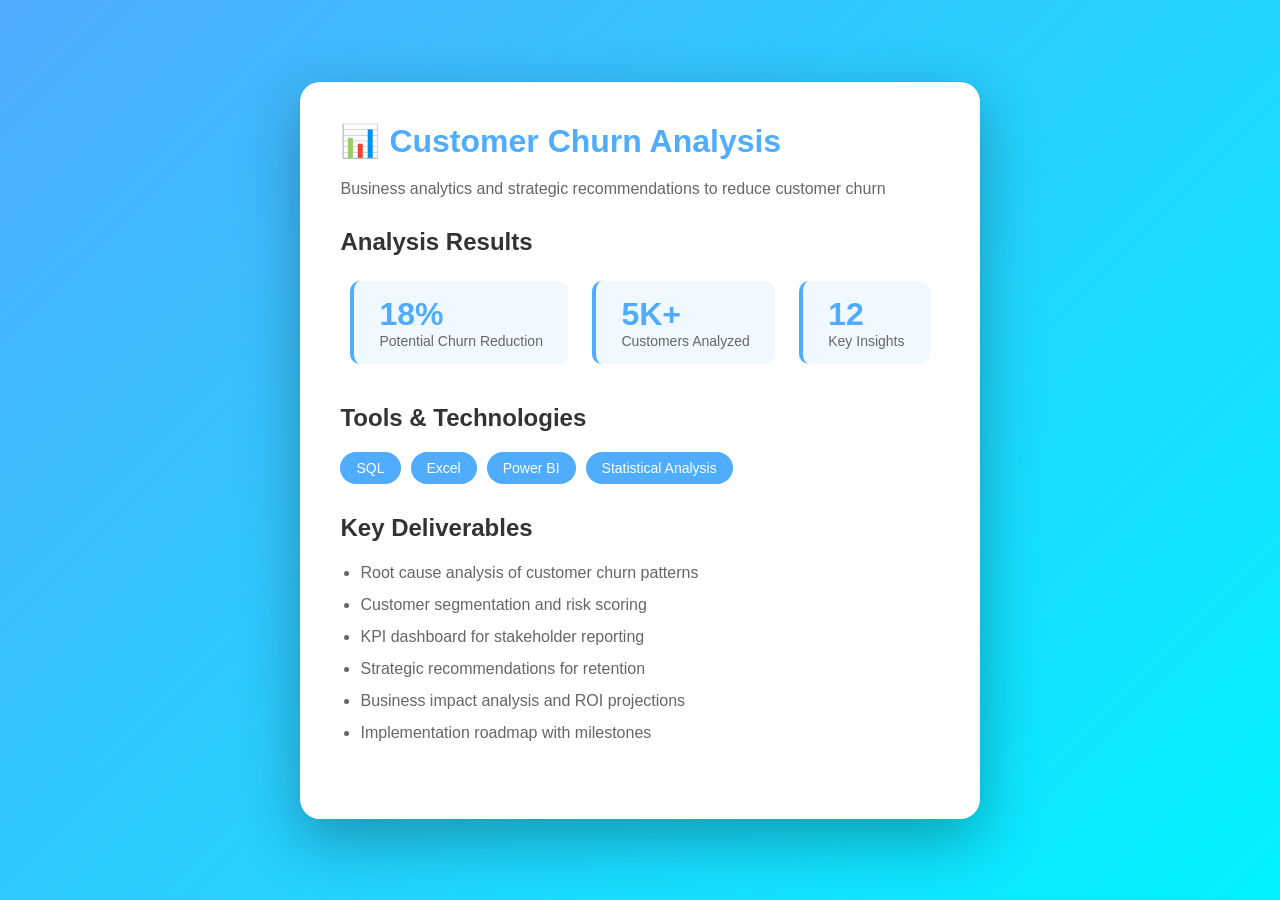
<file: public/demos/churn-analysis-demo.html>
<!DOCTYPE html>
<html lang="en">
<head>
    <meta charset="UTF-8">
    <meta name="viewport" content="width=device-width, initial-scale=1.0">
    <title>Customer Churn Analysis Demo</title>
    <link rel="icon" type="image/x-icon" href="https://storage.googleapis.com/gpt-engineer-file-uploads/BQURE1RaqjOqCNBPctQZhi4DK3n1/uploads/1764579010695-3914393.png">
    <style>
        * { margin: 0; padding: 0; box-sizing: border-box; }
        body {
            font-family: -apple-system, BlinkMacSystemFont, 'Segoe UI', Roboto, sans-serif;
            background: linear-gradient(135deg, #4facfe 0%, #00f2fe 100%);
            min-height: 100vh;
            display: flex;
            align-items: center;
            justify-content: center;
            padding: 20px;
        }
        .container {
            background: white;
            border-radius: 20px;
            padding: 40px;
            max-width: 800px;
            box-shadow: 0 20px 60px rgba(0,0,0,0.3);
        }
        h1 { color: #4facfe; margin-bottom: 20px; }
        .demo-section { margin: 30px 0; }
        .metric { 
            display: inline-block;
            background: #f0f9ff;
            padding: 15px 25px;
            margin: 10px;
            border-radius: 10px;
            border-left: 4px solid #4facfe;
        }
        .metric-value { font-size: 32px; font-weight: bold; color: #4facfe; }
        .metric-label { color: #666; font-size: 14px; }
        .tech-stack {
            display: flex;
            flex-wrap: wrap;
            gap: 10px;
            margin-top: 20px;
        }
        .tech-badge {
            background: #4facfe;
            color: white;
            padding: 8px 16px;
            border-radius: 20px;
            font-size: 14px;
        }
    </style>
</head>
<body>
    <div class="container">
        <h1>📊 Customer Churn Analysis</h1>
        <p style="color: #666; margin-bottom: 30px;">
            Business analytics and strategic recommendations to reduce customer churn
        </p>
        
        <div class="demo-section">
            <h2 style="color: #333; margin-bottom: 15px;">Analysis Results</h2>
            <div class="metric">
                <div class="metric-value">18%</div>
                <div class="metric-label">Potential Churn Reduction</div>
            </div>
            <div class="metric">
                <div class="metric-value">5K+</div>
                <div class="metric-label">Customers Analyzed</div>
            </div>
            <div class="metric">
                <div class="metric-value">12</div>
                <div class="metric-label">Key Insights</div>
            </div>
        </div>

        <div class="demo-section">
            <h2 style="color: #333; margin-bottom: 15px;">Tools & Technologies</h2>
            <div class="tech-stack">
                <span class="tech-badge">SQL</span>
                <span class="tech-badge">Excel</span>
                <span class="tech-badge">Power BI</span>
                <span class="tech-badge">Statistical Analysis</span>
            </div>
        </div>

        <div class="demo-section">
            <h2 style="color: #333; margin-bottom: 15px;">Key Deliverables</h2>
            <ul style="color: #666; line-height: 2; padding-left: 20px;">
                <li>Root cause analysis of customer churn patterns</li>
                <li>Customer segmentation and risk scoring</li>
                <li>KPI dashboard for stakeholder reporting</li>
                <li>Strategic recommendations for retention</li>
                <li>Business impact analysis and ROI projections</li>
                <li>Implementation roadmap with milestones</li>
            </ul>
        </div>
    </div>
</body>
</html>
</file>
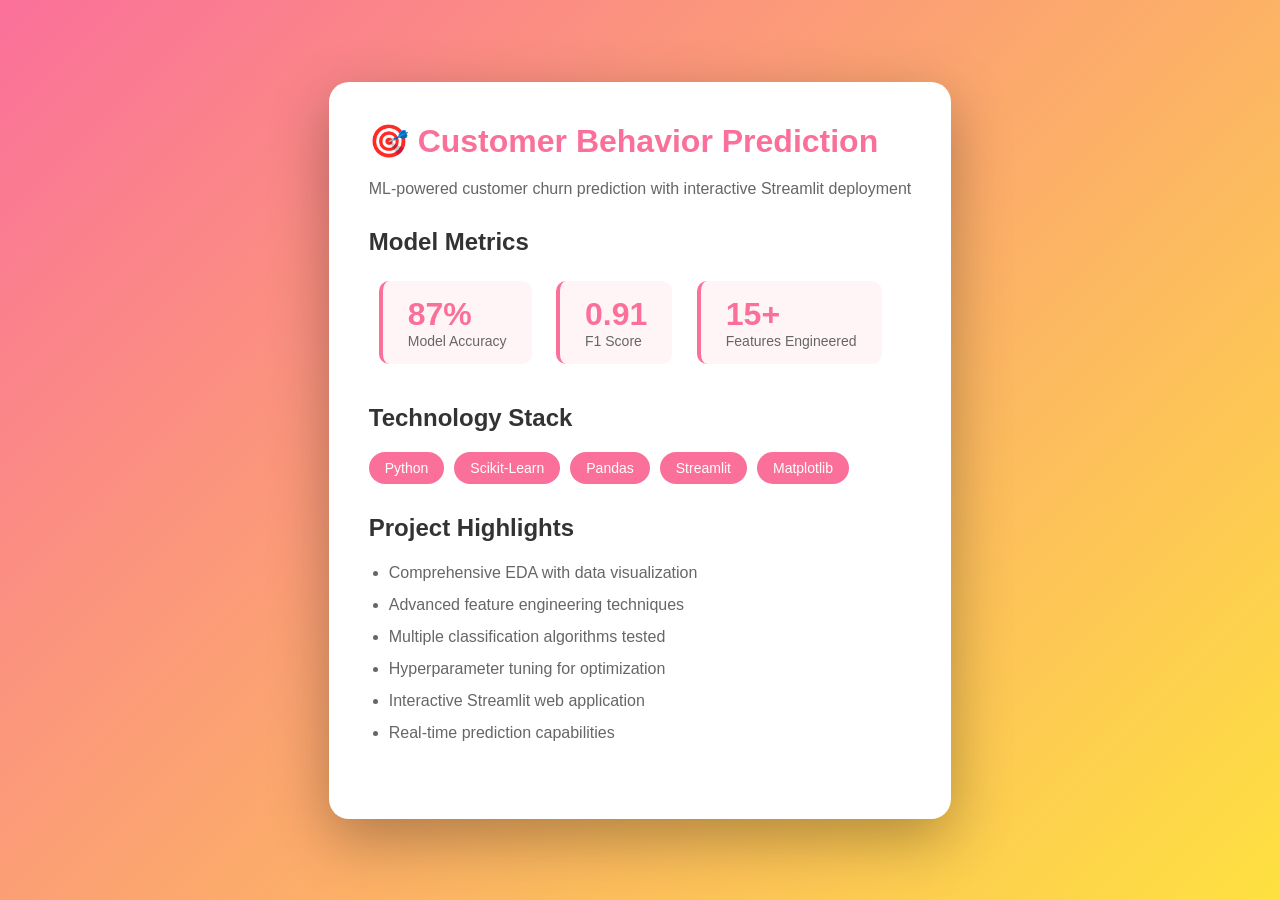
<file: public/demos/customer-behavior-demo.html>
<!DOCTYPE html>
<html lang="en">
<head>
    <meta charset="UTF-8">
    <meta name="viewport" content="width=device-width, initial-scale=1.0">
    <title>Customer Behavior Prediction Demo</title>
    <link rel="icon" type="image/x-icon" href="https://storage.googleapis.com/gpt-engineer-file-uploads/BQURE1RaqjOqCNBPctQZhi4DK3n1/uploads/1764579010695-3914393.png">
    <style>
        * { margin: 0; padding: 0; box-sizing: border-box; }
        body {
            font-family: -apple-system, BlinkMacSystemFont, 'Segoe UI', Roboto, sans-serif;
            background: linear-gradient(135deg, #fa709a 0%, #fee140 100%);
            min-height: 100vh;
            display: flex;
            align-items: center;
            justify-content: center;
            padding: 20px;
        }
        .container {
            background: white;
            border-radius: 20px;
            padding: 40px;
            max-width: 800px;
            box-shadow: 0 20px 60px rgba(0,0,0,0.3);
        }
        h1 { color: #fa709a; margin-bottom: 20px; }
        .demo-section { margin: 30px 0; }
        .metric { 
            display: inline-block;
            background: #fff5f7;
            padding: 15px 25px;
            margin: 10px;
            border-radius: 10px;
            border-left: 4px solid #fa709a;
        }
        .metric-value { font-size: 32px; font-weight: bold; color: #fa709a; }
        .metric-label { color: #666; font-size: 14px; }
        .tech-stack {
            display: flex;
            flex-wrap: wrap;
            gap: 10px;
            margin-top: 20px;
        }
        .tech-badge {
            background: #fa709a;
            color: white;
            padding: 8px 16px;
            border-radius: 20px;
            font-size: 14px;
        }
    </style>
</head>
<body>
    <div class="container">
        <h1>🎯 Customer Behavior Prediction</h1>
        <p style="color: #666; margin-bottom: 30px;">
            ML-powered customer churn prediction with interactive Streamlit deployment
        </p>
        
        <div class="demo-section">
            <h2 style="color: #333; margin-bottom: 15px;">Model Metrics</h2>
            <div class="metric">
                <div class="metric-value">87%</div>
                <div class="metric-label">Model Accuracy</div>
            </div>
            <div class="metric">
                <div class="metric-value">0.91</div>
                <div class="metric-label">F1 Score</div>
            </div>
            <div class="metric">
                <div class="metric-value">15+</div>
                <div class="metric-label">Features Engineered</div>
            </div>
        </div>

        <div class="demo-section">
            <h2 style="color: #333; margin-bottom: 15px;">Technology Stack</h2>
            <div class="tech-stack">
                <span class="tech-badge">Python</span>
                <span class="tech-badge">Scikit-Learn</span>
                <span class="tech-badge">Pandas</span>
                <span class="tech-badge">Streamlit</span>
                <span class="tech-badge">Matplotlib</span>
            </div>
        </div>

        <div class="demo-section">
            <h2 style="color: #333; margin-bottom: 15px;">Project Highlights</h2>
            <ul style="color: #666; line-height: 2; padding-left: 20px;">
                <li>Comprehensive EDA with data visualization</li>
                <li>Advanced feature engineering techniques</li>
                <li>Multiple classification algorithms tested</li>
                <li>Hyperparameter tuning for optimization</li>
                <li>Interactive Streamlit web application</li>
                <li>Real-time prediction capabilities</li>
            </ul>
        </div>
    </div>
</body>
</html>
</file>
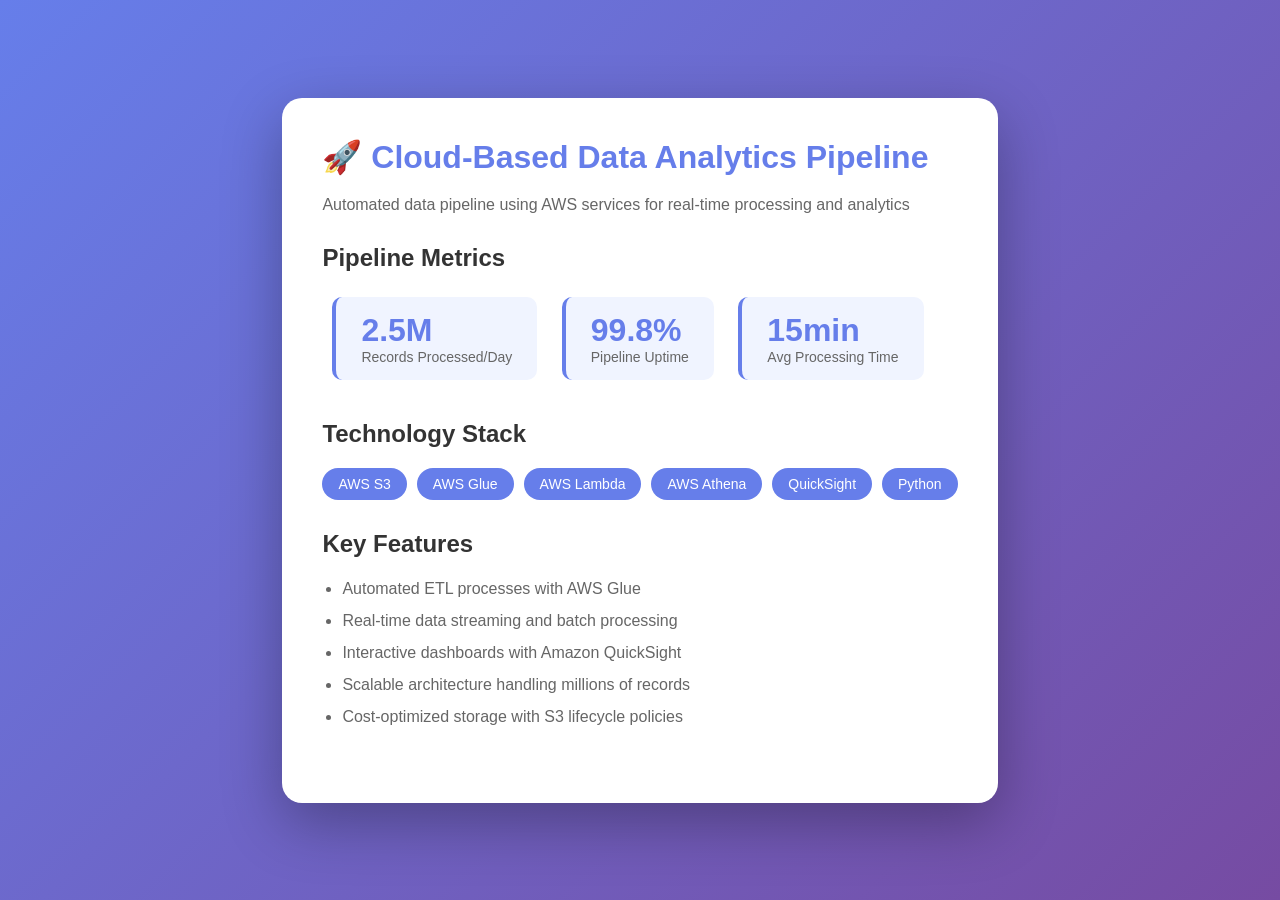
<file: public/demos/data-pipeline-demo.html>
<!DOCTYPE html>
<html lang="en">
<head>
    <meta charset="UTF-8">
    <meta name="viewport" content="width=device-width, initial-scale=1.0">
    <title>Cloud-Based Data Analytics Pipeline Demo</title>
    <link rel="icon" type="image/x-icon" href="https://storage.googleapis.com/gpt-engineer-file-uploads/BQURE1RaqjOqCNBPctQZhi4DK3n1/uploads/1764579010695-3914393.png">
    <style>
        * { margin: 0; padding: 0; box-sizing: border-box; }
        body {
            font-family: -apple-system, BlinkMacSystemFont, 'Segoe UI', Roboto, sans-serif;
            background: linear-gradient(135deg, #667eea 0%, #764ba2 100%);
            min-height: 100vh;
            display: flex;
            align-items: center;
            justify-content: center;
            padding: 20px;
        }
        .container {
            background: white;
            border-radius: 20px;
            padding: 40px;
            max-width: 800px;
            box-shadow: 0 20px 60px rgba(0,0,0,0.3);
        }
        h1 { color: #667eea; margin-bottom: 20px; }
        .demo-section { margin: 30px 0; }
        .metric { 
            display: inline-block;
            background: #f0f4ff;
            padding: 15px 25px;
            margin: 10px;
            border-radius: 10px;
            border-left: 4px solid #667eea;
        }
        .metric-value { font-size: 32px; font-weight: bold; color: #667eea; }
        .metric-label { color: #666; font-size: 14px; }
        .tech-stack {
            display: flex;
            flex-wrap: wrap;
            gap: 10px;
            margin-top: 20px;
        }
        .tech-badge {
            background: #667eea;
            color: white;
            padding: 8px 16px;
            border-radius: 20px;
            font-size: 14px;
        }
    </style>
</head>
<body>
    <div class="container">
        <h1>🚀 Cloud-Based Data Analytics Pipeline</h1>
        <p style="color: #666; margin-bottom: 30px;">
            Automated data pipeline using AWS services for real-time processing and analytics
        </p>
        
        <div class="demo-section">
            <h2 style="color: #333; margin-bottom: 15px;">Pipeline Metrics</h2>
            <div class="metric">
                <div class="metric-value">2.5M</div>
                <div class="metric-label">Records Processed/Day</div>
            </div>
            <div class="metric">
                <div class="metric-value">99.8%</div>
                <div class="metric-label">Pipeline Uptime</div>
            </div>
            <div class="metric">
                <div class="metric-value">15min</div>
                <div class="metric-label">Avg Processing Time</div>
            </div>
        </div>

        <div class="demo-section">
            <h2 style="color: #333; margin-bottom: 15px;">Technology Stack</h2>
            <div class="tech-stack">
                <span class="tech-badge">AWS S3</span>
                <span class="tech-badge">AWS Glue</span>
                <span class="tech-badge">AWS Lambda</span>
                <span class="tech-badge">AWS Athena</span>
                <span class="tech-badge">QuickSight</span>
                <span class="tech-badge">Python</span>
            </div>
        </div>

        <div class="demo-section">
            <h2 style="color: #333; margin-bottom: 15px;">Key Features</h2>
            <ul style="color: #666; line-height: 2; padding-left: 20px;">
                <li>Automated ETL processes with AWS Glue</li>
                <li>Real-time data streaming and batch processing</li>
                <li>Interactive dashboards with Amazon QuickSight</li>
                <li>Scalable architecture handling millions of records</li>
                <li>Cost-optimized storage with S3 lifecycle policies</li>
            </ul>
        </div>
    </div>
</body>
</html>
</file>
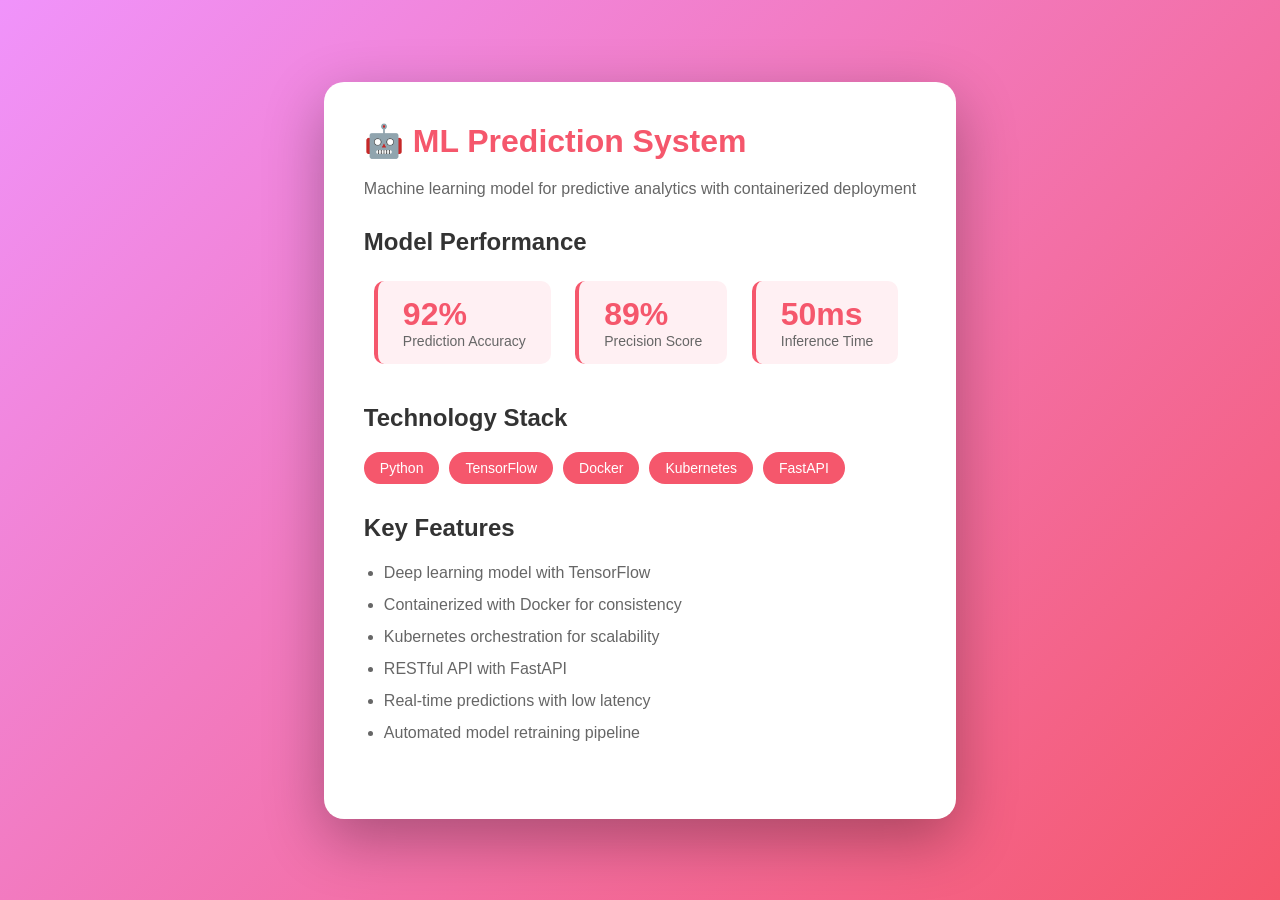
<file: public/demos/ml-prediction-demo.html>
<!DOCTYPE html>
<html lang="en">
<head>
    <meta charset="UTF-8">
    <meta name="viewport" content="width=device-width, initial-scale=1.0">
    <title>ML Prediction System Demo</title>
    <link rel="icon" type="image/x-icon" href="https://storage.googleapis.com/gpt-engineer-file-uploads/BQURE1RaqjOqCNBPctQZhi4DK3n1/uploads/1764579010695-3914393.png">
    <style>
        * { margin: 0; padding: 0; box-sizing: border-box; }
        body {
            font-family: -apple-system, BlinkMacSystemFont, 'Segoe UI', Roboto, sans-serif;
            background: linear-gradient(135deg, #f093fb 0%, #f5576c 100%);
            min-height: 100vh;
            display: flex;
            align-items: center;
            justify-content: center;
            padding: 20px;
        }
        .container {
            background: white;
            border-radius: 20px;
            padding: 40px;
            max-width: 800px;
            box-shadow: 0 20px 60px rgba(0,0,0,0.3);
        }
        h1 { color: #f5576c; margin-bottom: 20px; }
        .demo-section { margin: 30px 0; }
        .metric { 
            display: inline-block;
            background: #fff0f3;
            padding: 15px 25px;
            margin: 10px;
            border-radius: 10px;
            border-left: 4px solid #f5576c;
        }
        .metric-value { font-size: 32px; font-weight: bold; color: #f5576c; }
        .metric-label { color: #666; font-size: 14px; }
        .tech-stack {
            display: flex;
            flex-wrap: wrap;
            gap: 10px;
            margin-top: 20px;
        }
        .tech-badge {
            background: #f5576c;
            color: white;
            padding: 8px 16px;
            border-radius: 20px;
            font-size: 14px;
        }
    </style>
</head>
<body>
    <div class="container">
        <h1>🤖 ML Prediction System</h1>
        <p style="color: #666; margin-bottom: 30px;">
            Machine learning model for predictive analytics with containerized deployment
        </p>
        
        <div class="demo-section">
            <h2 style="color: #333; margin-bottom: 15px;">Model Performance</h2>
            <div class="metric">
                <div class="metric-value">92%</div>
                <div class="metric-label">Prediction Accuracy</div>
            </div>
            <div class="metric">
                <div class="metric-value">89%</div>
                <div class="metric-label">Precision Score</div>
            </div>
            <div class="metric">
                <div class="metric-value">50ms</div>
                <div class="metric-label">Inference Time</div>
            </div>
        </div>

        <div class="demo-section">
            <h2 style="color: #333; margin-bottom: 15px;">Technology Stack</h2>
            <div class="tech-stack">
                <span class="tech-badge">Python</span>
                <span class="tech-badge">TensorFlow</span>
                <span class="tech-badge">Docker</span>
                <span class="tech-badge">Kubernetes</span>
                <span class="tech-badge">FastAPI</span>
            </div>
        </div>

        <div class="demo-section">
            <h2 style="color: #333; margin-bottom: 15px;">Key Features</h2>
            <ul style="color: #666; line-height: 2; padding-left: 20px;">
                <li>Deep learning model with TensorFlow</li>
                <li>Containerized with Docker for consistency</li>
                <li>Kubernetes orchestration for scalability</li>
                <li>RESTful API with FastAPI</li>
                <li>Real-time predictions with low latency</li>
                <li>Automated model retraining pipeline</li>
            </ul>
        </div>
    </div>
</body>
</html>
</file>
